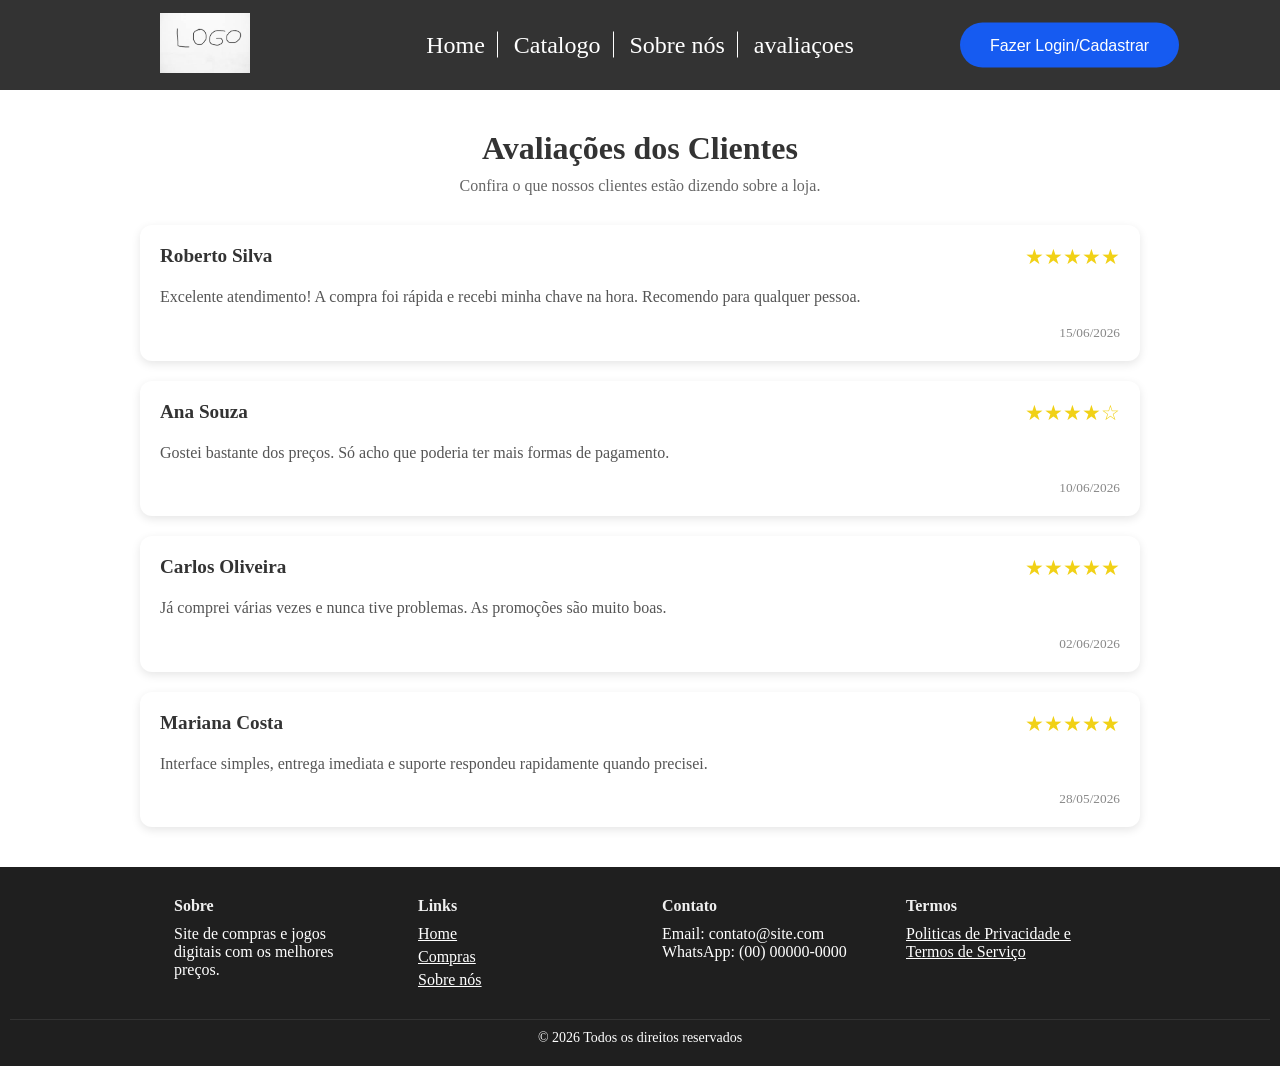
<file: html/avaliacao.html>
<!DOCTYPE html>
<html lang="pt-BR">

<head>
    <meta charset="UTF-8">
    <meta name="viewport" content="width=device-width, initial-scale=1.0">
    <link rel="stylesheet" href="../style/style-header.css">
    <link rel="stylesheet" href="../style/style-avaliacao.css">
    <link rel="stylesheet" href="../style/html-footer.css">
    <title>Avaliação</title>
</head>

<body>

    <header class="topo">
        <div class="logo">
            <img src="../img/image.png" alt="">
        </div>
        <nav>
            <ul class="menu">
                <li><a href="./index.html">Home</a></li>
                <li><a href="./catalogo.html">Catalogo</a></li>
                <li><a href="./sobre-nos.html">Sobre nós</a></li>
                <li><a href="./avaliacao.html">avaliaçoes</a></li>
            </ul>
        </nav>
        <button class="bt" onclick="window.location='login-cadastro.html'">Fazer Login/Cadastrar</button>

    </header>
    <main class="container">

        <h1>Avaliações dos Clientes</h1>

        <p class="descricao">
            Confira o que nossos clientes estão dizendo sobre a loja.
        </p>

        <section class="avaliacoes">

            <div class="card-avaliacao">
                <div class="usuario">
                    <h2>Roberto Silva</h2>
                    <span>★★★★★</span>
                </div>

                <p class="comentario">
                    Excelente atendimento! A compra foi rápida e recebi minha chave na hora.
                    Recomendo para qualquer pessoa.
                </p>

                <small>15/06/2026</small>
            </div>

            <div class="card-avaliacao">
                <div class="usuario">
                    <h2>Ana Souza</h2>
                    <span>★★★★☆</span>
                </div>

                <p class="comentario">
                    Gostei bastante dos preços. Só acho que poderia ter mais formas de pagamento.
                </p>

                <small>10/06/2026</small>
            </div>

            <div class="card-avaliacao">
                <div class="usuario">
                    <h2>Carlos Oliveira</h2>
                    <span>★★★★★</span>
                </div>

                <p class="comentario">
                    Já comprei várias vezes e nunca tive problemas. As promoções são muito boas.
                </p>

                <small>02/06/2026</small>
            </div>

            <div class="card-avaliacao">
                <div class="usuario">
                    <h2>Mariana Costa</h2>
                    <span>★★★★★</span>
                </div>

                <p class="comentario">
                    Interface simples, entrega imediata e suporte respondeu rapidamente quando precisei.
                </p>

                <small>28/05/2026</small>
            </div>

        </section>

    </main>

    <footer class="footer">
        <div class="footer-container">
            <div class="footer-bloco">
                <h3>Sobre</h3>
                <p>Site de compras e jogos digitais com os melhores preços.</p>
            </div>

            <div class="footer-bloco">
                <h3>Links</h3>
                <a href="./index.html">Home</a>
                <a href="./catalogo.html">Compras</a>
                <a href="./sobre-nos.html">Sobre nós</a>
            </div>

            <div class="footer-bloco">
                <h3>Contato</h3>
                <p>Email: contato@site.com</p>
                <p>WhatsApp: (00) 00000-0000</p>
            </div>
            
            <div class="footer-bloco">
                <h3>Termos</h3>
                <a href="info.html">Politicas de Privacidade e Termos de Serviço</a>
            </div>
        </div>

        <div class="footer-bottom">
            <p>© 2026 Todos os direitos reservados</p>
        </div>
    </footer>

</body>

</html>
</file>
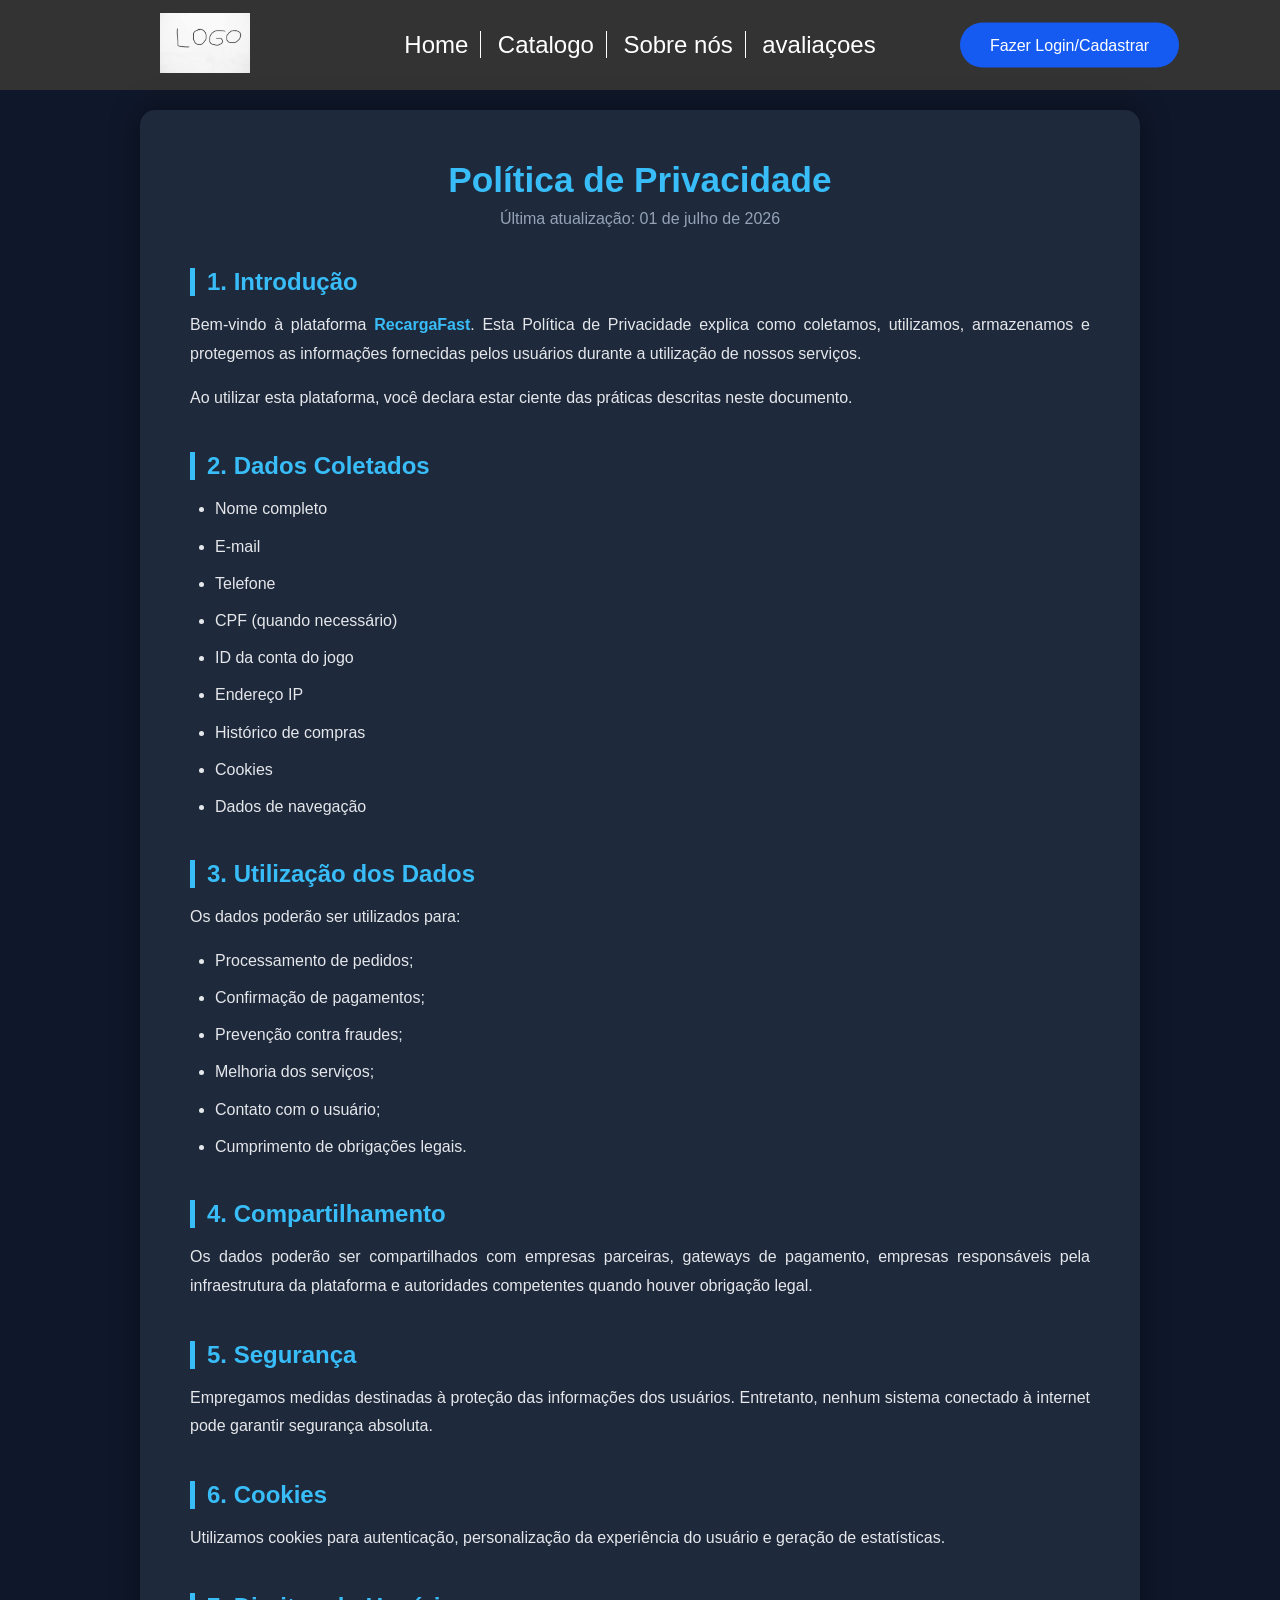
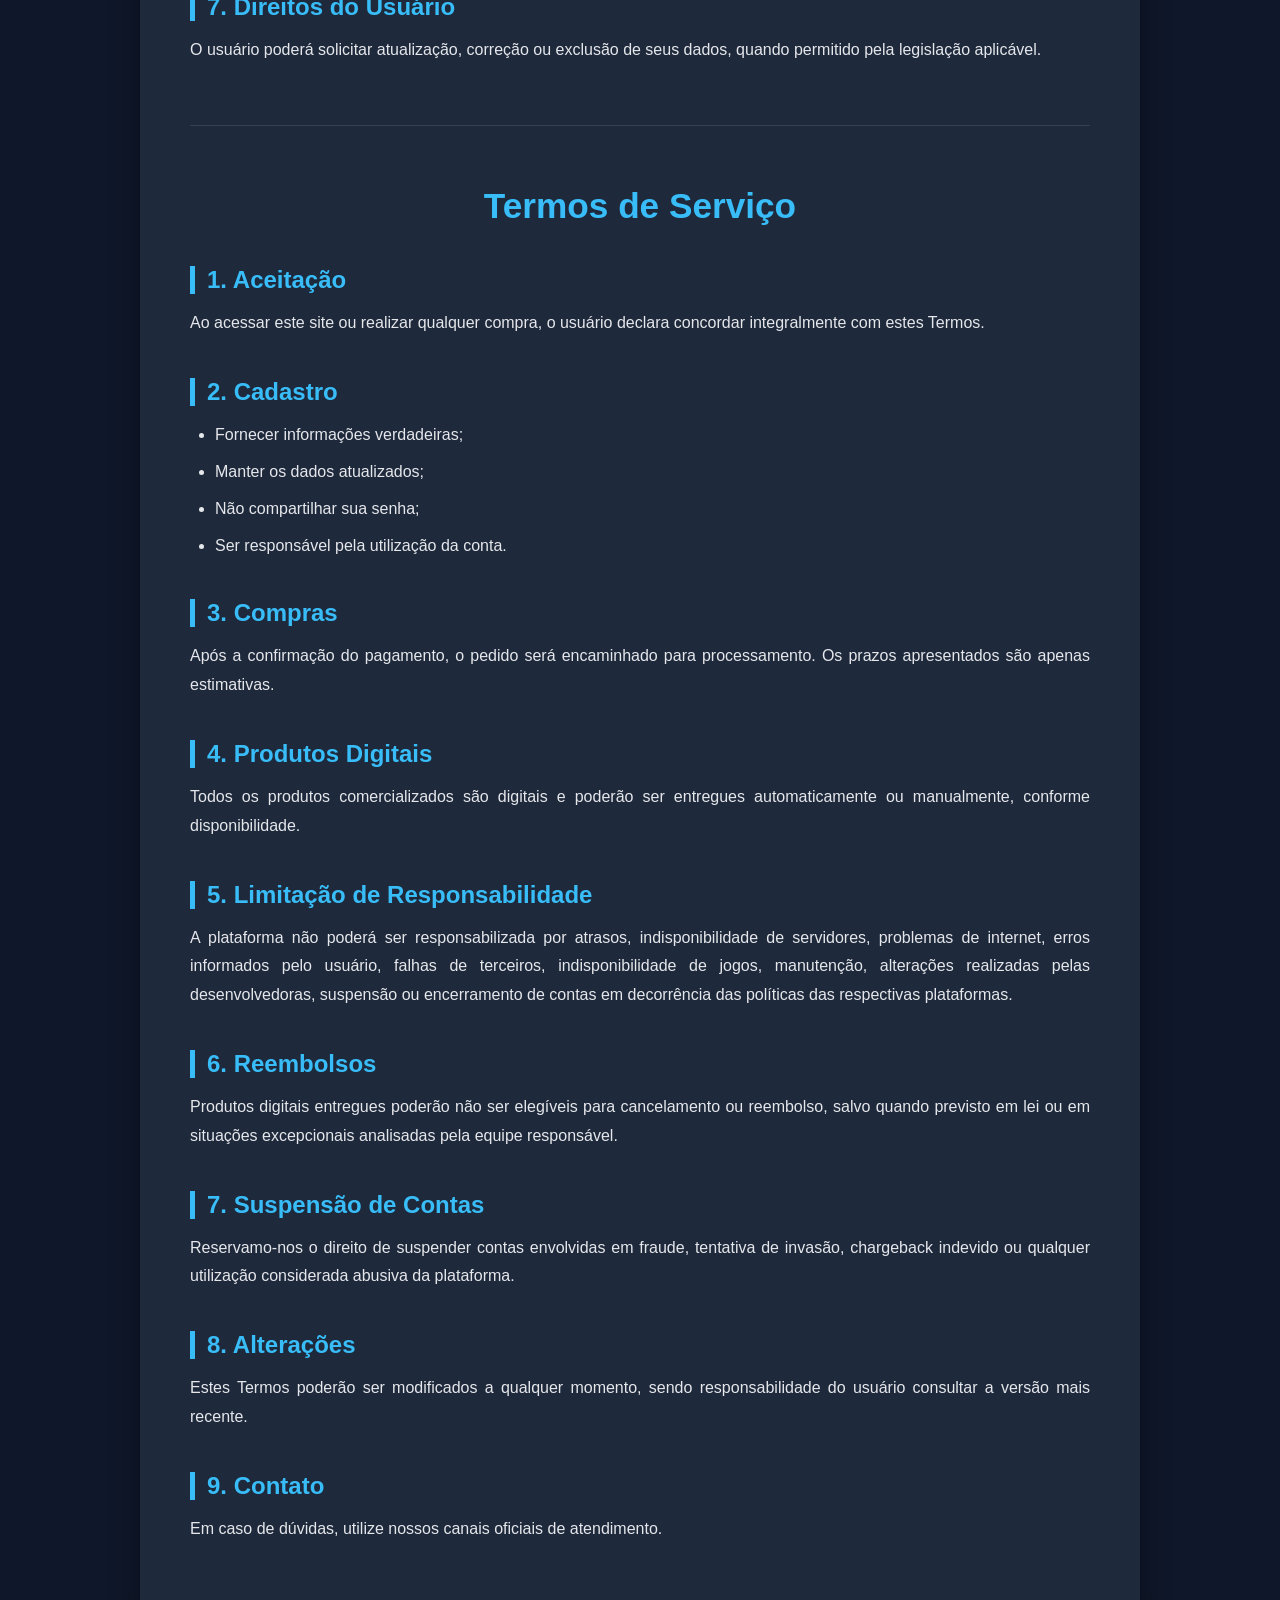
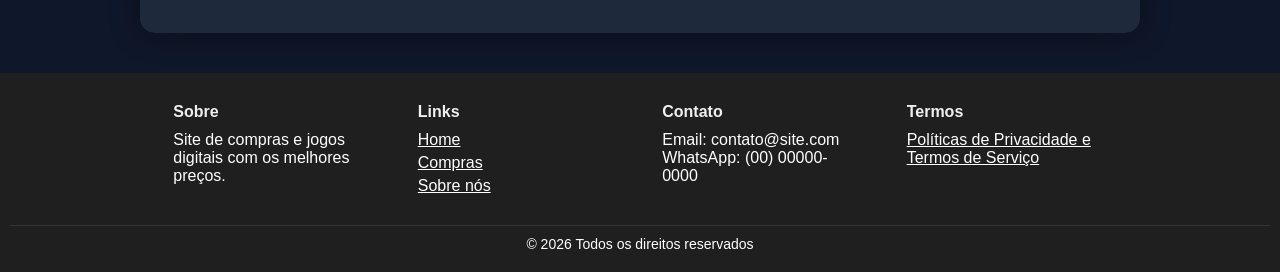
<file: html/info.html>
<!DOCTYPE html>
<html lang="pt-BR">

<head>
    <meta charset="UTF-8">
    <meta name="viewport" content="width=device-width, initial-scale=1.0">
    <title>Política de Privacidade e Termos de Serviço</title>
    <link rel="stylesheet" href="../style/info.css">
    <link rel="stylesheet" href="../style/style-header.css">
    <link rel="stylesheet" href="../style/html-footer.css">
</head>

<body>

    <header class="topo">
        <div class="logo">
            <img src="../img/image.png" alt="">
        </div>
        <nav>
            <ul class="menu">
                <li><a href="index.html">Home</a></li>
                <li><a href="catalogo.html">Catalogo</a></li>
                <li><a href="">Sobre nós</a></li>
                <li><a href="avaliacao.html">avaliaçoes</a></li>
            </ul>
        </nav>
        <button class="bt" onclick="window.location='login-cadastro.html'">Fazer Login/Cadastrar</button>

    </header>

    <div class="container">

        <div class="header">
            <h1>Política de Privacidade</h1>
            <p>Última atualização: 01 de julho de 2026</p>
        </div>

        <section>

            <h2>1. Introdução</h2>

            <p>
                Bem-vindo à plataforma <strong>RecargaFast</strong>.
                Esta Política de Privacidade explica como coletamos, utilizamos,
                armazenamos e protegemos as informações fornecidas pelos usuários
                durante a utilização de nossos serviços.
            </p>

            <p>
                Ao utilizar esta plataforma, você declara estar ciente das
                práticas descritas neste documento.
            </p>

        </section>

        <section>

            <h2>2. Dados Coletados</h2>

            <ul>
                <li>Nome completo</li>
                <li>E-mail</li>
                <li>Telefone</li>
                <li>CPF (quando necessário)</li>
                <li>ID da conta do jogo</li>
                <li>Endereço IP</li>
                <li>Histórico de compras</li>
                <li>Cookies</li>
                <li>Dados de navegação</li>
            </ul>

        </section>

        <section>

            <h2>3. Utilização dos Dados</h2>

            <p>Os dados poderão ser utilizados para:</p>

            <ul>
                <li>Processamento de pedidos;</li>
                <li>Confirmação de pagamentos;</li>
                <li>Prevenção contra fraudes;</li>
                <li>Melhoria dos serviços;</li>
                <li>Contato com o usuário;</li>
                <li>Cumprimento de obrigações legais.</li>
            </ul>

        </section>

        <section>

            <h2>4. Compartilhamento</h2>

            <p>
                Os dados poderão ser compartilhados com empresas parceiras,
                gateways de pagamento, empresas responsáveis pela infraestrutura
                da plataforma e autoridades competentes quando houver obrigação legal.
            </p>

        </section>

        <section>

            <h2>5. Segurança</h2>

            <p>
                Empregamos medidas destinadas à proteção das informações dos
                usuários. Entretanto, nenhum sistema conectado à internet pode
                garantir segurança absoluta.
            </p>

        </section>

        <section>

            <h2>6. Cookies</h2>

            <p>
                Utilizamos cookies para autenticação, personalização da
                experiência do usuário e geração de estatísticas.
            </p>

        </section>

        <section>

            <h2>7. Direitos do Usuário</h2>

            <p>
                O usuário poderá solicitar atualização, correção ou exclusão
                de seus dados, quando permitido pela legislação aplicável.
            </p>

        </section>

        <hr>

        <div class="header">

            <h1>Termos de Serviço</h1>

        </div>

        <section>

            <h2>1. Aceitação</h2>

            <p>
                Ao acessar este site ou realizar qualquer compra, o usuário
                declara concordar integralmente com estes Termos.
            </p>

        </section>

        <section>

            <h2>2. Cadastro</h2>

            <ul>
                <li>Fornecer informações verdadeiras;</li>
                <li>Manter os dados atualizados;</li>
                <li>Não compartilhar sua senha;</li>
                <li>Ser responsável pela utilização da conta.</li>
            </ul>

        </section>

        <section>

            <h2>3. Compras</h2>

            <p>
                Após a confirmação do pagamento, o pedido será encaminhado para
                processamento. Os prazos apresentados são apenas estimativas.
            </p>

        </section>

        <section>

            <h2>4. Produtos Digitais</h2>

            <p>
                Todos os produtos comercializados são digitais e poderão ser
                entregues automaticamente ou manualmente, conforme disponibilidade.
            </p>

        </section>

        <section>

            <h2>5. Limitação de Responsabilidade</h2>

            <p>
                A plataforma não poderá ser responsabilizada por atrasos,
                indisponibilidade de servidores, problemas de internet,
                erros informados pelo usuário, falhas de terceiros,
                indisponibilidade de jogos, manutenção, alterações realizadas
                pelas desenvolvedoras, suspensão ou encerramento de contas em
                decorrência das políticas das respectivas plataformas.
            </p>

        </section>

        <section>

            <h2>6. Reembolsos</h2>

            <p>
                Produtos digitais entregues poderão não ser elegíveis para
                cancelamento ou reembolso, salvo quando previsto em lei ou em
                situações excepcionais analisadas pela equipe responsável.
            </p>

        </section>

        <section>

            <h2>7. Suspensão de Contas</h2>

            <p>
                Reservamo-nos o direito de suspender contas envolvidas em fraude,
                tentativa de invasão, chargeback indevido ou qualquer utilização
                considerada abusiva da plataforma.
            </p>

        </section>

        <section>

            <h2>8. Alterações</h2>

            <p>
                Estes Termos poderão ser modificados a qualquer momento, sendo
                responsabilidade do usuário consultar a versão mais recente.
            </p>

        </section>

        <section>

            <h2>9. Contato</h2>

            <p>
                Em caso de dúvidas, utilize nossos canais oficiais de atendimento.
            </p>

        </section>

    </div>


    <footer class="footer">
        <div class="footer-container">

            <div class="footer-bloco">
                <h3>Sobre</h3>
                <p>Site de compras e jogos digitais com os melhores preços.</p>
            </div>

            <div class="footer-bloco">
                <h3>Links</h3>
                <a href="./index.html">Home</a>
                <a href="./catalogo.html">Compras</a>
                <a href="#">Sobre nós</a>
            </div>

            <div class="footer-bloco">
                <h3>Contato</h3>
                <p>Email: contato@site.com</p>
                <p>WhatsApp: (00) 00000-0000</p>
            </div>

            <div class="footer-bloco">
                <h3>Termos</h3>
                <a href="info.html">Políticas de Privacidade e Termos de Serviço</a>
            </div>

        </div>

        <div class="footer-bottom">
            <p>© 2026 Todos os direitos reservados</p>
        </div>
    </footer>

</body>

</html>
</file>
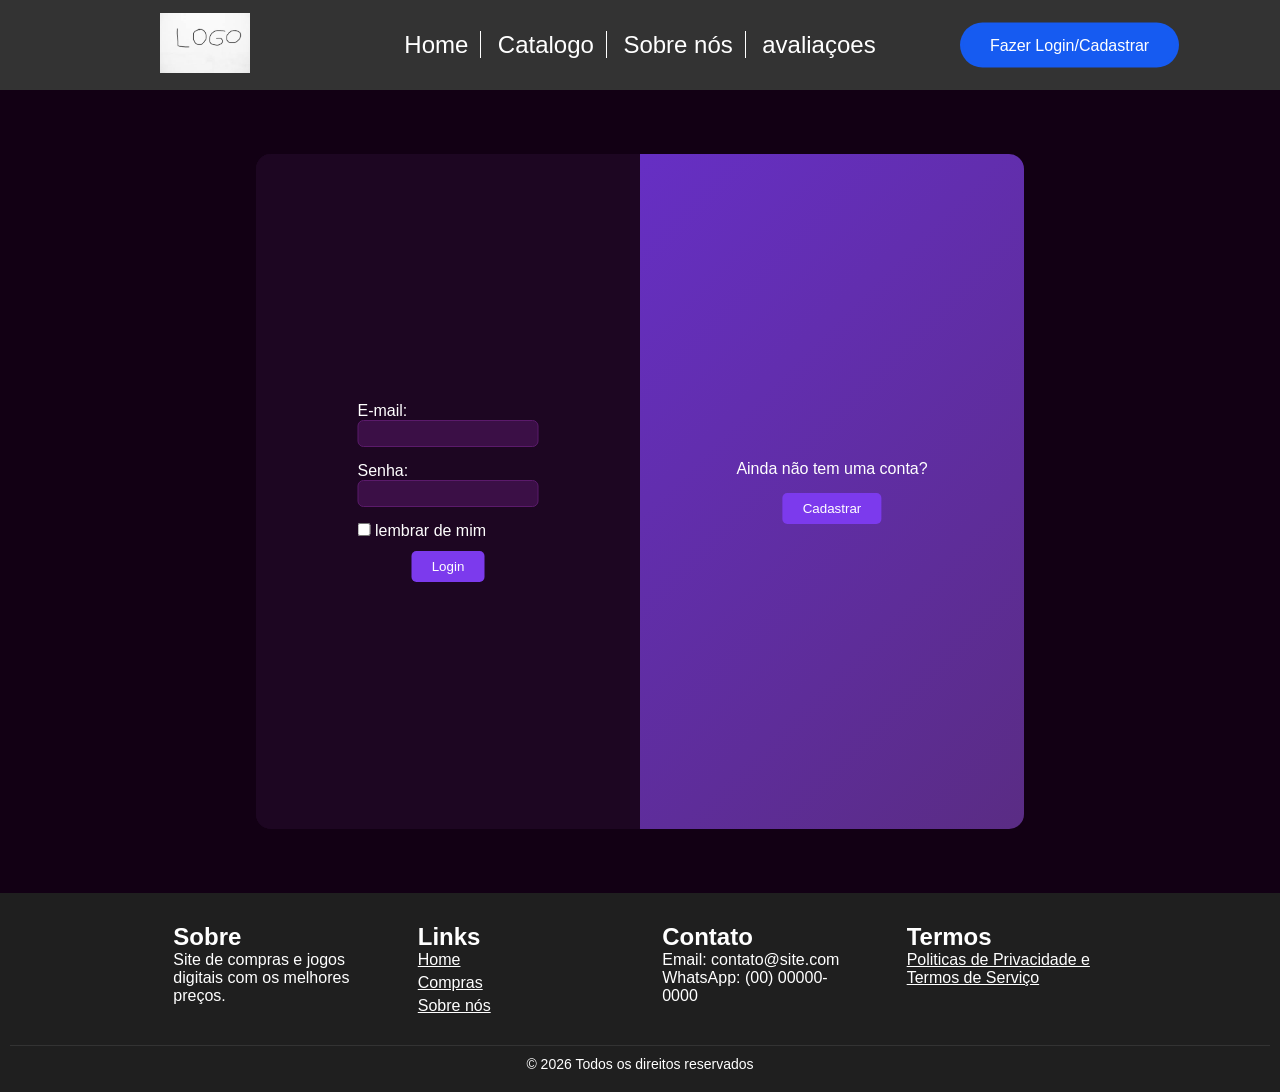
<file: html/login-cadastro.html>
<!DOCTYPE html>
<html lang="pt-br">
<head>
    <meta charset="UTF-8">
    <meta name="viewport" content="width=device-width, initial-scale=1.0">
    <title>Document</title>
    <link rel="stylesheet" href="../style/style-header.css">
    <link rel="stylesheet" href="../style/login-cadastro.css">
    <link rel="stylesheet" href="../style/html-footer.css">
</head>
<body>

    <header class="topo">
        <div class="logo">
            <img src="../img/image.png" alt="">
        </div>
        <nav>
            <ul class="menu">
                <li><a href="./index.html">Home</a></li>
                <li><a href="./catalogo.html">Catalogo</a></li>
                <li><a href="./sobre-nos.html">Sobre nós</a></li>
                <li><a href="./avaliacao.html">avaliaçoes</a></li>
            </ul>
        </nav>
        <button class="bt" onclick="window.location='login-cadastro.html'">Fazer Login/Cadastrar</button>

    </header>
    <div class="brilho">
        <div class="div-principal">
            <div class="cobrir esquerda">
                <div class="dentro-de-cobrir">
                    <p class="cobrir-conteudo">Ainda não tem uma conta?</p>
                    <button class="mudar-btn">Cadastrar</button>
                </div>
            </div>
            <div class="login">
                <form action="login-form">
                    <label for="email-login">E-mail: </label>
                    <input type="email" name="email-login" id="email-login" required>

                    <label for="password-login">Senha: </label>
                    <input type="password" name="password-login" id="password-login" required>

                    <label>
                        <input type="checkbox">
                        lembrar de mim
                    </label>

                    <button type="submit">Login</button>
                </form>
            </div>
            <div class="cadastro">
                <form action="cadastro-form">
                    <label>Nome de Usuário: </label>
                    <input type="text" required>

                    <label>E-mail: </label>
                    <input type="email" required>

                    <label>Senha: </label>
                    <input type="password" required>

                    <label>Confirmar Senha: </label>
                    <input type="password" required>

                    <label>
                        <input type="checkbox" required>
                        Aceito os termos
                    </label>

                    <button type="submit">Cadastrar</button>
                </form>
            </div>
        </div>
    </div>
    <footer class="footer">
        <div class="footer-container">
            <div class="footer-bloco">
                <h2>Sobre</h2>
                <p>Site de compras e jogos digitais com os melhores preços.</p>
            </div>

            <div class="footer-bloco">
                <h2>Links</h2>
                <a href="./index.html">Home</a>
                <a href="./catalogo.html">Compras</a>
                <a href="./sobre-nos.html">Sobre nós</a>
            </div>

            <div class="footer-bloco">
                <h2>Contato</h2>
                <p>Email: contato@site.com</p>
                <p>WhatsApp: (00) 00000-0000</p>
            </div>
            
            <div class="footer-bloco">
                <h2>Termos</h2>
                <a href="./info.html">Politicas de Privacidade e Termos de Serviço</a>
            </div>
        </div>

        <div class="footer-bottom">
            <p>© 2026 Todos os direitos reservados</p>
        </div>
    </footer>


    <script src="../js/login-cadastro.js"></script>
    
</body>
</html>
</file>
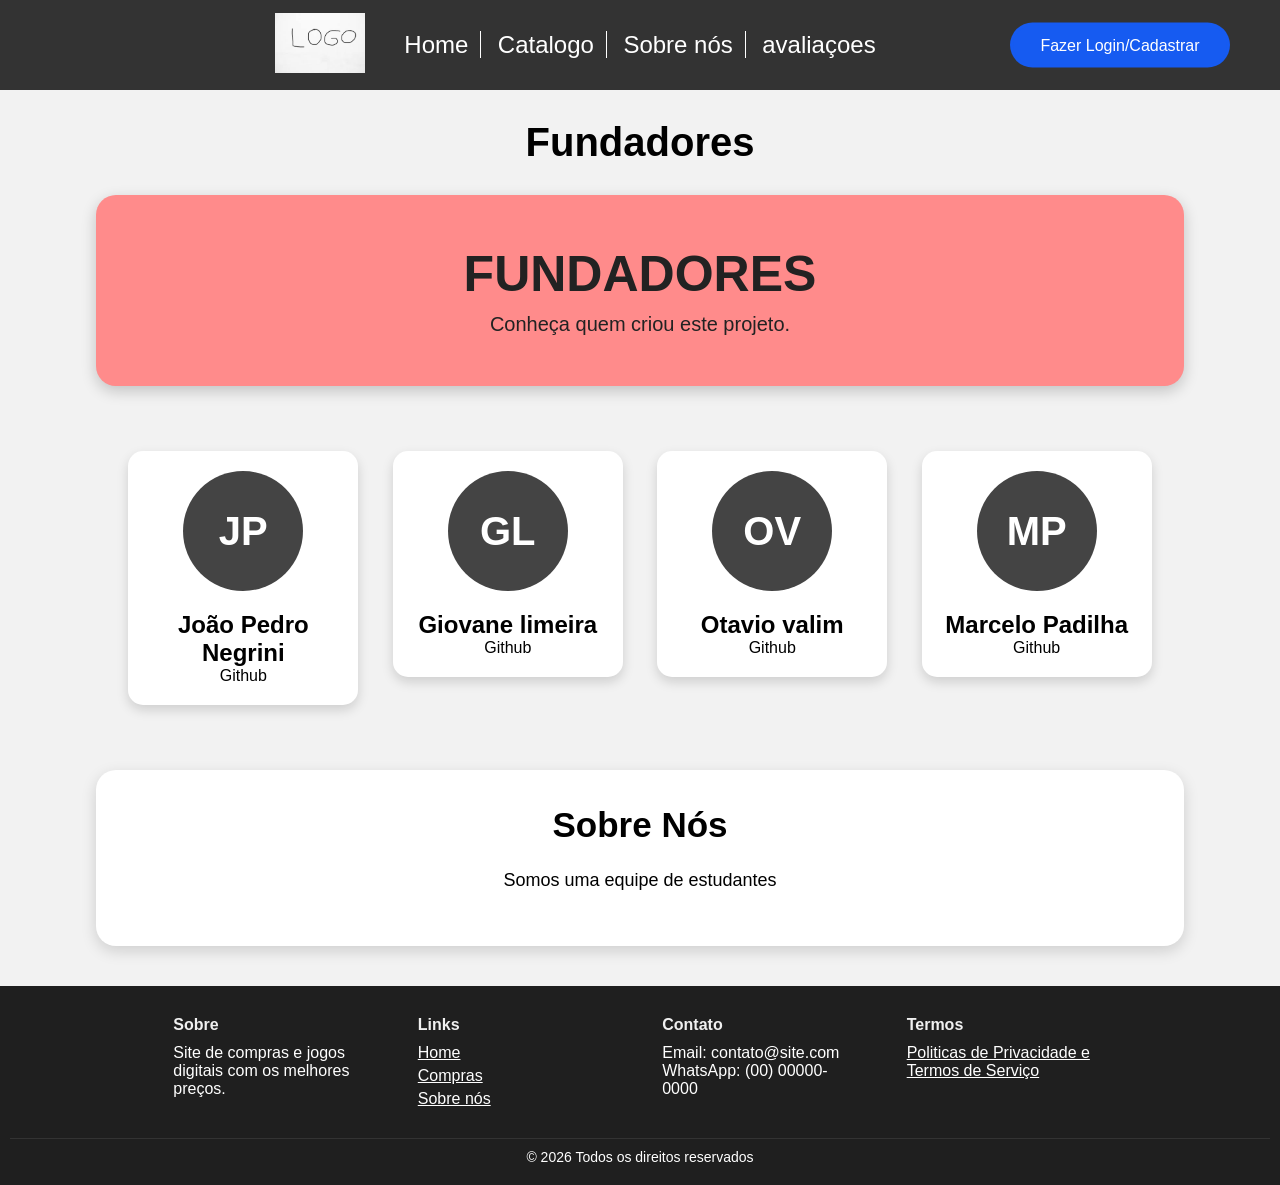
<file: html/sobre-nos.html>
<!DOCTYPE html>
<html lang="pt-br">

<head>
    <meta charset="UTF-8">
    <meta name="viewport" content="width=device-width, initial-scale=1.0">
    <title>Fundadores</title>
    <link rel="stylesheet" href="../style/sobre-nos.css">
    <link rel="stylesheet" href="../style/style-header.css">
    <link rel="stylesheet" href="../style/html-footer.css">
</head>

<body>
    
    <header class="topo">
        <div class="logo">
            <img src="../img/image.png" alt="">
        </div>
        <nav>
            <ul class="menu">
                <li><a href="./index.html">Home</a></li>
                <li><a href="./catalogo.html">Catalogo</a></li>
                <li><a href="./sobre-nos.html">Sobre nós</a></li>
                <li><a href="./avaliacao.html">avaliaçoes</a></li>
            </ul>
        </nav>
        <button class="bt" onclick="window.location='login-cadastro.html'">Fazer Login/Cadastrar</button>

    </header>

    <h1>Fundadores</h1>

    <div class="banner">
        <h2>FUNDADORES</h2>
        <p>Conheça quem criou este projeto.</p>
    </div>

    <section class="fundadores">

        <div class="card">
            <div class="avatar">JP</div>
            <h3>João Pedro Negrini</h3>
            <a href="https://github.com/joaopedropinheironegrini-oss" target="_blank">Github</a>
        </div>

        <div class="card">
            <div class="avatar">GL</div>
            <h3>Giovane limeira</h3>
            <a href="https://github.com/GiovaneLM" target="_blank">Github</a>
        </div>

        <div class="card">
            <div class="avatar">OV</div>
            <h3>Otavio valim</h3>
            <a href="https://github.com/OtavioValim" target="_blank">Github</a>
        </div>

        <div class="card">
            <div class="avatar">MP</div>
            <h3>Marcelo Padilha</h3>
            <a href="https://github.com/MarceloCPadilha" target="_blank">Github</a>
        </div>
    </section>

    <section class="sobre">

        <h2>Sobre Nós</h2>

        <p>
            Somos uma equipe de estudantes
        </p>

        <p>
        
        </p>

    </section>

    <footer class="footer">
        <div class="footer-container">
            <div class="footer-bloco">
                <h3>Sobre</h3>
                <p>Site de compras e jogos digitais com os melhores preços.</p>
            </div>

            <div class="footer-bloco">
                <h3>Links</h3>
                <a href="./index.html">Home</a>
                <a href="./catalogo.html">Compras</a>
                <a href="./sobre-nos.html">Sobre nós</a>
            </div>

            <div class="footer-bloco">
                <h3>Contato</h3>
                <p>Email: contato@site.com</p>
                <p>WhatsApp: (00) 00000-0000</p>
            </div>
            
            <div class="footer-bloco">
                <h3>Termos</h3>
                <a href="./info.html">Politicas de Privacidade e Termos de Serviço</a>
            </div>
        </div>

        <div class="footer-bottom">
            <p>© 2026 Todos os direitos reservados</p>
        </div>
    </footer>

</body>
</html>
</file>
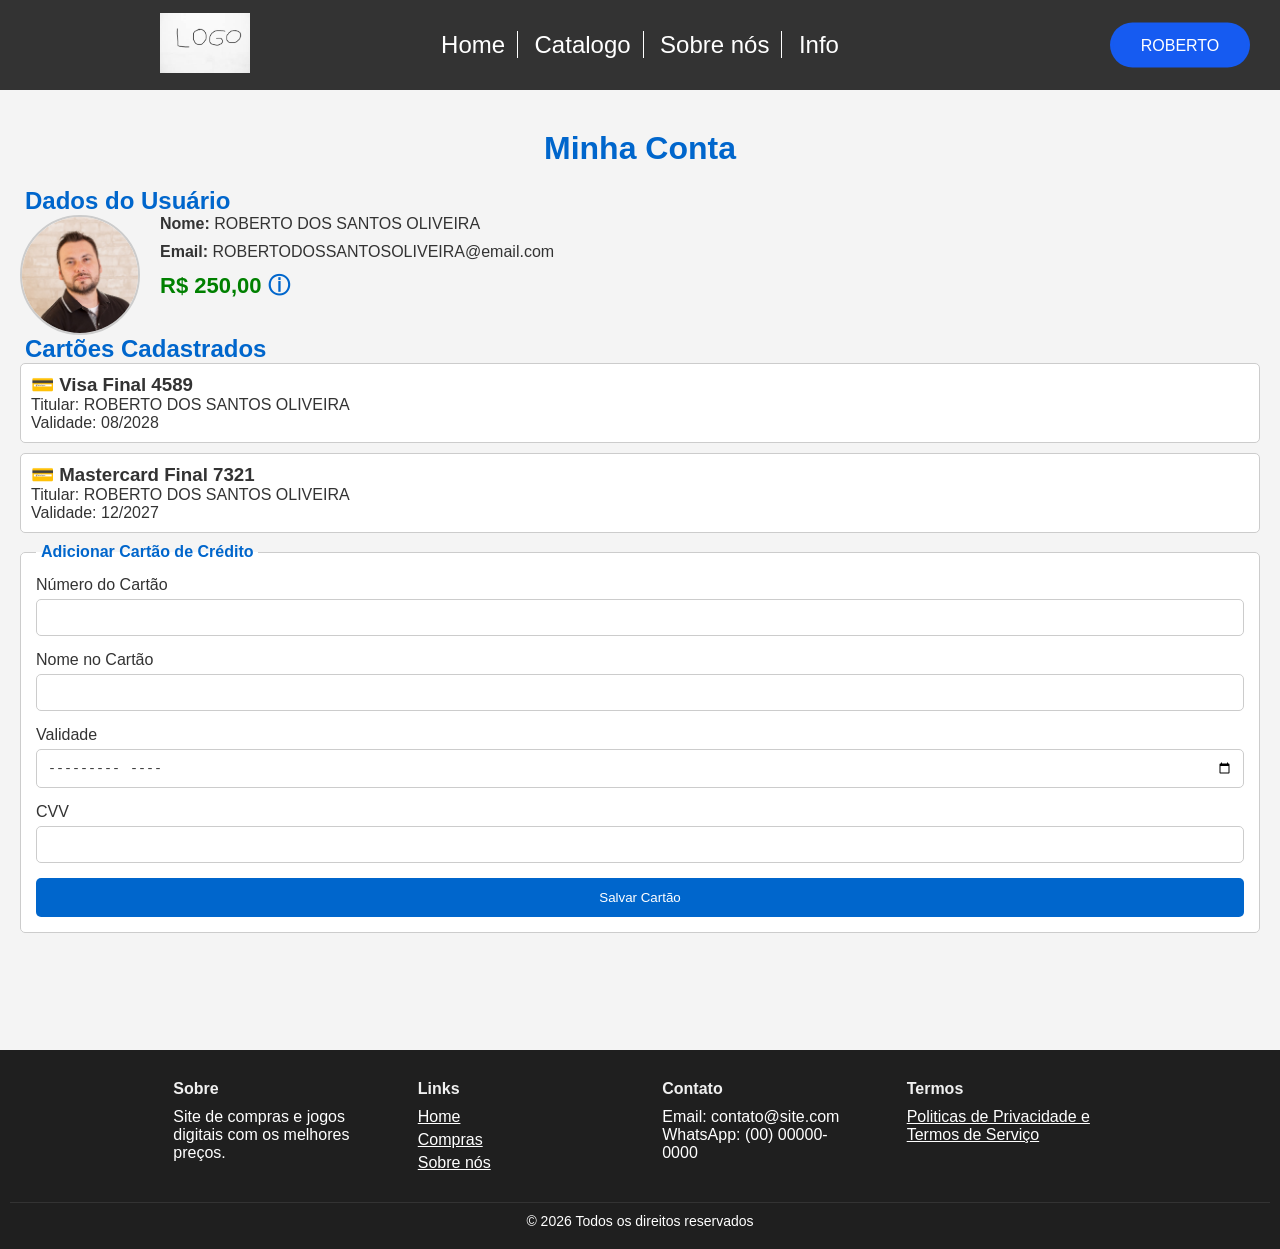
<file: html/usuario.html>
<!DOCTYPE html>
<html lang="pt-BR">

<head>
    <meta charset="UTF-8">
    <meta name="viewport" content="width=device-width, initial-scale=1.0">
    <title>Área do Usuário</title>
    <link rel="stylesheet" href="../style/style-usuario.css">
    <link rel="stylesheet" href="../style/style-header-logado.css">
    <link rel="stylesheet" href="../style/html-footer.css">
</head>
<body>
    <!-- <audio autoplay loop>
        <source src="../style/Mukbang - The Soundlings.mp3" type="audio/mpeg">
    </audio> -->
    <header class="topo">
        <div class="logo">
            <img src="../img/image.png" alt="">
        </div>
        <nav>
            <ul class="menu">
                <li><a href="./index.html">Home</a></li>
                <li><a href="./catalogo.html">Catalogo</a></li>
                <li><a href="./sobre-nos.html">Sobre nós</a></li>
                <li><a href="./info.html">Info</a></li>
            </ul>
        </nav>
        <div class="bt">
            ROBERTO
            <ul class="dropdown">
                <li><a href="./usuario.html">Perfil</a></li>
                <li><a href="./carrinho.html">Carrinho</a></li>
                <li><a href="./index.html">LOG OUT</a></li>
            </ul>
        </div>
    </header>

    <div class="container">
        <h1>Minha Conta</h1>
        <div>
            <h2>Dados do Usuário</h2>
            <div class="usuario">
                <img src="../img/roberto.png" alt="Foto do usuário" class="foto">
                <div class="dados">
                    <p><strong>Nome:</strong> ROBERTO DOS SANTOS OLIVEIRA</p>
                    <p><strong>Email:</strong> ROBERTODOSSANTOSOLIVEIRA@email.com</p>
                    <p class="saldo">
                        R$ 250,00
                        <span class="info">&#9432;</span>
                    </p>
                </div>
            </div>
        </div>

        
        <div class="cartoes-cadastrados">
            <h2>Cartões Cadastrados</h2>
            <div class="cartao">
                <h3>&#128179; Visa Final 4589</h3>
                <p>Titular: ROBERTO DOS SANTOS OLIVEIRA</p>
                <p>Validade: 08/2028</p>
            </div>
            <div class="cartao">
                <h3>&#128179; Mastercard Final 7321</h3>
                <p>Titular: ROBERTO DOS SANTOS OLIVEIRA</p>
                <p>Validade: 12/2027</p>
            </div>
        </div>
        <form>
            <fieldset>
                <legend>Adicionar Cartão de Crédito</legend>
                <label>Número do Cartão</label>
                <input type="text">
                <label>Nome no Cartão</label>
                <input type="text">
                <label>Validade</label>
                <input type="month">
                <label>CVV</label>
                <input type="password">
                <button type="submit" class="usuario-button">Salvar Cartão</button>
            </fieldset>
        </form>
    </div>

    <footer class="footer">
        <div class="footer-container">
            <div class="footer-bloco">
                <h3>Sobre</h3>
                <p>Site de compras e jogos digitais com os melhores preços.</p>
            </div>

            <div class="footer-bloco">
                <h3>Links</h3>
                <a href="./index.html">Home</a>
                <a href="./catalogo.html">Compras</a>
                <a href="./sobre-nos.html">Sobre nós</a>
            </div>

            <div class="footer-bloco">
                <h3>Contato</h3>
                <p>Email: contato@site.com</p>
                <p>WhatsApp: (00) 00000-0000</p>
            </div>
            
            <div class="footer-bloco">
                <h3>Termos</h3>
                <a href="./info.html">Politicas de Privacidade e Termos de Serviço</a>
            </div>
        </div>

        <div class="footer-bottom">
            <p>© 2026 Todos os direitos reservados</p>
        </div>
    </footer>
</body>
</html>
</file>
<file: style/style-header.css>
* {
    margin: 0 0 0 0;
    padding: 0;
}
.menu li a {
    text-decoration: none;

}
.topo {
    overflow: hidden;
    background: #333;
    height: 10vh;
    margin-bottom: 20px;

}
.logo {
    float: left;
    width: 25%;
    position: relative;
}
.logo img {
    height: 60px;
    left: 50%;
    position: relative;
}
.topo nav {
    position: relative;
    float: left;
    width: 50%;
}
.menu {
    text-align: center;
    list-style: none;
    padding: 0;
}
.menu li {
    display: inline-block;
}
.menu li a {
    font-size: 1.5rem;
    color: #fff;
    padding: 0 12px;
    border-right: solid 1px #ffffff;
}
.menu li a:hover {
    color: #f1d116;
}
.menu li:last-child a {
    border-right: none;
}

@property --angle {
    syntax: "<angle>";
    initial-value: 0deg;
    inherits: false;
}

.logo, nav, .bt {
    top: 50%;
    transform: translate(0, -50%);
}

.bt {
    height: 50%;
    font-size: 1rem;
    position: relative;
    padding: 10px 30px;
    border: none;
    border-radius: 200px;
    background: #165bf1;
    color: #fff;
    overflow: hidden;
    z-index: 1;
}

.bt::before {
    content: "";
    position: absolute;
    inset: -3px;
    border-radius: inherit;
    z-index: -2;

    background: conic-gradient(
        from var(--angle),
        red,
        yellow,
        lime,
        cyan,
        blue,
        magenta,
        red
    );

    opacity: 0;
    animation: girar 2s linear infinite paused;
    transition: opacity .3s;
}

.bt::after {
    content: "";
    position: absolute;
    inset: 3px;
    border-radius: inherit;
    background: #165bf1;
    z-index: -1;
}

.bt:hover::before {
    opacity: 1;
    animation-play-state: running;
}

@keyframes girar {
    from {
        --angle: 0deg;
    }
    to {
        --angle: 360deg;
    }
}
</file>
<file: style/style-avaliacao.css>
/* Conteúdo principal */

.container {
    width: 90%;
    max-width: 1000px;
    margin: 40px auto;
    min-height: 70vh;
}

.container h1 {
    text-align: center;
    color: #333;
    margin-bottom: 10px;
}

.descricao {
    text-align: center;
    color: #666;
    margin-bottom: 30px;
}

/* Lista de avaliações */

.avaliacoes {
    width: 100%;
}

/* Card da avaliação */

.card-avaliacao {
    background: #fff;
    padding: 20px;
    border-radius: 12px;
    box-shadow: 0 3px 10px rgba(0, 0, 0, .1);
    transition: .3s;
    margin-bottom: 20px;
}

.card-avaliacao:hover {
    transform: translateY(-3px);
    box-shadow: 0 6px 15px rgba(0, 0, 0, .15);
}

/* Cabeçalho da avaliação */

.usuario {
    margin-bottom: 15px;
    overflow: hidden;
}

.usuario h2 {
    float: left;
    font-size: 1.2rem;
    color: #333;
}

.usuario span {
    float: right;
    font-size: 1.3rem;
    color: #f1d116;
}

/* Comentário */

.comentario {
    color: #555;
    line-height: 1.6;
    margin-bottom: 15px;
    clear: both;
}

/* Data */

.card-avaliacao small {
    color: #888;
    display: block;
    text-align: right;
}

/* Responsividade */

@media (max-width: 768px) {

    .usuario h2,
    .usuario span {
        float: none;
        display: block;
    }

    .usuario span {
        font-size: 1.1rem;
        margin-top: 8px;
    }

    .container {
        width: 95%;
    }
}
</file>
<file: style/html-footer.css>
.footer {
    background: #1f1f1f;
    color: white;
    padding: 20px 10px;
    margin-top: 40px;
}

.footer-container {
    text-align: center;
}

.footer-bloco {
    display: inline-block;
    vertical-align: top;
    width: 200px;
    margin: 10px 20px;
    text-align: left;
}

.footer-bloco h3 {
    margin-bottom: 10px;
    font-size: 16px;
    color: #f0f0f0;
}

.footer-bloco a {
    display: block;
    color: #fff;
    margin-bottom: 5px;
}

.footer-bloco a:hover {
    color: yellow;
}

.footer-bottom {
    text-align: center;
    margin-top: 15px;
    font-size: 14px;
    border-top: 1px solid #333;
    padding-top: 10px;
}
</file>
<file: style/info.css>
*{
    margin:0;
    padding:0;
    box-sizing:border-box;
    font-family:Arial, Helvetica, sans-serif;
}

body{
    background:#0f172a;
    color:#e5e7eb;
}

.container{
    max-width:1000px;
    margin:auto;
    background:#1e293b;
    padding:50px;
    border-radius:15px;
    box-shadow:0 0 30px rgba(0,0,0,.4);
}

.header{
    text-align:center;
    margin-bottom:40px;
}

.header h1{
    color:#38bdf8;
    margin-bottom:10px;
    font-size:2.2rem;
}

.header p{
    color:#94a3b8;
}

.container section{
    margin-bottom:40px;
}

.container section h2{
    color:#38bdf8;
    margin-bottom:15px;
    border-left:5px solid #38bdf8;
    padding-left:12px;
}

.container section p{
    line-height:1.8;
    margin-bottom:15px;
    text-align:justify;
}

.container section ul{
    padding-left:25px;
}

.container section ul li{
    margin-bottom:10px;
    line-height:1.7;
}

.container hr{
    margin:60px 0;
    border:none;
    border-top:1px solid #334155;
}

strong{
    color:#38bdf8;
}

@media(max-width:768px){

    body{
        padding:15px;
    }

    .container{
        padding:25px;
    }

    .header h1{
        font-size:1.8rem;
    }

}
</file>
<file: style/login-cadastro.css>
* {
    padding: 0px;
    margin: 0px;
    font-family: arial;
}
html, body {
    height: 100%;
    width: 100%;
    box-sizing: border-box;
}
body {
    /* #130212 - #2b0428*/
    background: #120014;
    background-size: cover;
}

/* background color da div-principal tem que ser o mesmo que a dos forms */
.div-principal, .login, .cadastro {
    background: #1d0622;
}

.div-principal {
    position: relative;
    width: 60vw;
    height: 75vh;
    border-radius: 15px;
    overflow: hidden;
    color: white;
}

.cobrir {
    z-index: 25;
    width: 50%;
    height: 100%;
    background: linear-gradient(135deg, #662fc4, #5a2c84);
    position: absolute;
    transform: translateX(0);
    transition: transform 0.8s ease-in-out;
}
.cobrir button {
    margin-top: 15px;
}
.cobrir.esquerda {
    transform: translateX(100%);
}

.dentro-de-cobrir {
    display: inline-block;
    top: 50%;
    left: 50%;
    transform: translate(-50%, -50%);
    position: relative;
}
.mudar-btn {
    margin: 0 auto;
}

input:not([type=checkbox]), button {
    display: block;
}

input:not([type=checkbox]):focus {
    outline: none;
    border-color: #c084fc;
    box-shadow: 0 0 8px #7c3aed;
}

input:not([type=checkbox]) {
    background: #3b0f46;
    border: 1px solid #5b1a6b;
    color: #f5e9ff;
    padding: 5px;
    border-radius: 6px;
}

button {
    background: #7c3aed;
    color: white;
    border: none;
    padding: 8px 20px;
    border-radius: 5px;
}

button:hover {
    background: #a855f7;
}

input {
    margin-bottom: 15px;
}

form button {
    display: block;
    margin: 0 auto;
}

.cadastro input[type=checkbox] {
    display: inline;
}

form {
    display: inline-block;
    top: 50%;
    left: 50%;
    transform: translate(-50%, -50%);
    position: relative;
}

.login, .cadastro {
    width: 50%;
    height: 100%;
    position: absolute;
    top: 0;
    left: 0;
    transition: transform 0.8s ease-in-out, z-index 0s ease-in-out 0.4s;
}

.login {
    z-index: 10;
    transform: translateX(0%);
}
.cadastro {
    z-index: 1;
    transform: translateX(0%);
}

.login.esconder {
    z-index: 1;
    transform: translateX(100%);
}
.cadastro.mostrar {
    z-index: 10;
    transform: translateX(100%);
}

.brilho{
    position: relative;
    width: 60vw;
    height: 75vh;
    margin: 5% auto;
}

.brilho::before{
    content: "";
    position: absolute;
    inset: -3px;
    border-radius: 18px;
    background: conic-gradient(
        from var(--angle),
        #7c3aed,
        #00ffff,
        #ff00ff,
        #7c3aed
    );
    opacity: 0;
    filter: blur(6px);
    z-index: 0;
    animation: girar 1.2s linear infinite paused;
}

.brilho::after{
    content: "";
    position: absolute;
    inset: 0;
    border-radius: 15px;
    background: #120014;
    z-index: 1;
}

.div-principal{
    z-index: 2;
}

.brilho.animando::before{
    opacity: 1;
    animation-play-state: running;
}

@property --angle {
    syntax: "<angle>";
    initial-value: 0deg;
    inherits: false;
}

@keyframes girar{
    from{
        --angle: 0deg;
    }
    to{
        --angle: 360deg;
    }
}
</file>
<file: style/sobre-nos.css>
*{
    margin:0;
    padding:0;
    box-sizing:border-box;
    font-family:Arial, Helvetica, sans-serif;
}

body{
    background:#f2f2f2;
    text-align:center;
}

/* Título */

h1{
    margin:30px 0;
    font-size:40px;
}

/* Banner */

.banner{
    width:85%;
    margin:auto;
    background:#ff8b8b;
    color:#222;
    padding:50px;
    border-radius:20px;
    box-shadow:0 5px 15px rgba(0,0,0,.2);
}

.banner h2{
    font-size:50px;
}

.banner p{
    margin-top:10px;
    font-size:20px;
}

/* Cards */

.fundadores{
    width:90%;
    margin:50px auto;
    text-align:center;
}

.card{
    width:230px;
    background:white;
    padding:20px;
    border-radius:15px;
    box-shadow:0 5px 12px rgba(0,0,0,.15);
    transition:.3s;

    display:inline-block;
    vertical-align:top;
    margin:15px;
}

.card:hover{
    transform:translateY(-8px);
}

.avatar{
    width:120px;
    height:120px;
    border-radius:50%;
    background:#444;
    color:white;
    margin:0 auto;
    font-size:40px;
    font-weight:bold;
    line-height:120px; /* centraliza o texto verticalmente */
    text-align:center; /* centraliza horizontalmente */
}

.card h3{
    margin-top:20px;
    font-size:24px;
}

.card p{
    margin-top:8px;
    color:#666;
}

.card a{
    text-decoration:none;
    color:black;
}

.card a:hover{
    color:blue;
}

/* Sobre */

.sobre{
    width:85%;
    margin:40px auto;
    background:white;
    padding:35px;
    border-radius:20px;
    box-shadow:0 5px 15px rgba(0,0,0,.15);
}

.sobre h2{
    margin-bottom:20px;
    font-size:35px;
}

.sobre p{
    margin:15px 0;
    font-size:18px;
    line-height:1.7;
}
</file>
<file: style/style-usuario.css>
* {
    margin: 0;
    padding: 0;
    box-sizing: border-box;
}

body {
    font-family: Arial, sans-serif;
    background-color: #f4f4f4;
    color: #333;
}

.container {
    width: 100%;
    min-height: 100vh;
    padding: 20px;
}

h1 {
    text-align: center;
    margin-bottom: 20px;
    color: #0066cc;
}

fieldset {
    border: 1px solid #ccc;
    padding: 15px;
    margin-bottom: 20px;
    background: #fff;
    border-radius: 5px;
}

legend,
h2 {
    color: #0066cc;
    font-weight: bold;
    padding: 0 5px;
}

.usuario {
    overflow: hidden;
}

.foto {
    width: 120px;
    height: 120px;
    border: 2px solid #ccc;
    border-radius: 50%;
    object-fit: cover;
    float: left;
    margin-right: 20px;
}

.dados {
    float: left;
}

.dados p {
    margin-bottom: 10px;
}

.saldo {
    font-size: 22px;
    color: green;
    font-weight: bold;
}

.info {
    position: relative;
    cursor: pointer;
    color: #0066cc;
}

.info:hover::after {
    content: "Saldo: R$100  Cashback: R$150";
    position: absolute;
    top: 25px;
    left: 0;
    width: 220px;
    background: #fff;
    color: #333;
    padding: 10px;
    border: 1px solid #ccc;
    border-radius: 5px;
    box-shadow: 0 0 5px rgba(0,0,0,0.2);
}

.cartao {
    background: #fff;
    border: 1px solid #ccc;
    padding: 10px;
    margin-bottom: 10px;
    border-radius: 5px;
}

label {
    display: block;
    margin-bottom: 5px;
}

input {
    width: 100%;
    padding: 10px;
    margin-bottom: 15px;
    border: 1px solid #ccc;
    border-radius: 5px;
    background: #fff;
    color: #333;
}

.usuario-button {
    width: 100%;
    padding: 12px;
    background: #0066cc;
    color: white;
    border: none;
    border-radius: 5px;
    cursor: pointer;
}

.usuario-button:hover {
    background: #0052a3;
}
</file>
<file: style/style-header-logado.css>
* {
    margin: 0;
    padding: 0;
    box-sizing: border-box;
}

.menu li a {
    text-decoration: none;
}


.topo {
    overflow: visible;
    background: #333;
    height: 10vh;
    margin-bottom: 20px;
}

.logo {
    float: left;
    width: 25%;
    position: relative;
}

.logo img {
    height: 60px;
    left: 50%;
    position: relative;
}

.topo nav {
    position: relative;
    float: left;
    width: 50%;
}

.menu {
    text-align: center;
    list-style: none;
    padding: 0;
}

.menu li {
    display: inline-block;
}

.menu li a {
    font-size: 1.5rem;
    color: #fff;
    padding: 0 12px;
    border-right: solid 1px #fff;
}

.menu li a:hover {
    color: #f1d116;
}

.menu li:last-child a {
    border-right: none;
}

@property --angle {
    syntax: "<angle>";
    initial-value: 0deg;
    inherits: false;
}

.logo,
nav,
.bt {
    top: 50%;
    transform: translateY(-50%);
}

/* ===========================
   BOTÃO / MENU DO USUÁRIO
   =========================== */

.bt {
    position: relative;
    float: right;
    margin-right: 30px;
    min-width: 140px;
    height: 50%;
    padding: 0 30px;
    font-size: 1rem;
    color: #fff;
    background: #165bf1;
    border-radius: 200px;
    cursor: pointer;
    user-select: none;
    overflow: visible;
    z-index: 100;
    text-align: center;
    line-height: 5vh;
}

.bt::before {
    content: "";
    position: absolute;
    inset: -3px;
    border-radius: inherit;
    z-index: -2;
    background: conic-gradient(
        from var(--angle),
        red,
        yellow,
        lime,
        cyan,
        blue,
        magenta,
        red
    );
    opacity: 0;
    animation: girar 2s linear infinite paused;
    transition: opacity .3s;
}

.bt::after {
    content: "";
    position: absolute;
    inset: 3px;
    border-radius: inherit;
    background: #165bf1;
    z-index: -1;
}

.bt:hover::before {
    opacity: 1;
    animation-play-state: running;
}

@keyframes girar {
    from {
        --angle: 0deg;
    }
    to {
        --angle: 360deg;
    }
}

/* ===========================
   MENU SUSPENSO
   =========================== */

.dropdown {
    position: absolute;
    top: calc(100% + 3px);
    right: 0;
    width: 180px;
    list-style: none;
    background: #fff;
    border-radius: 10px;
    box-shadow: 0 5px 15px rgba(0, 0, 0, .2);
    display: none;
    overflow: hidden;
}

.bt:hover .dropdown {
    display: block;
}

.dropdown li {
    display: block;
}

.dropdown li a {
    display: block;
    padding: 12px 15px;
    text-decoration: none;
    color: #333;
    border: none;
    transition: background .2s;
}

.dropdown li a:hover {
    background: #f1f1f1;
}
</file>
